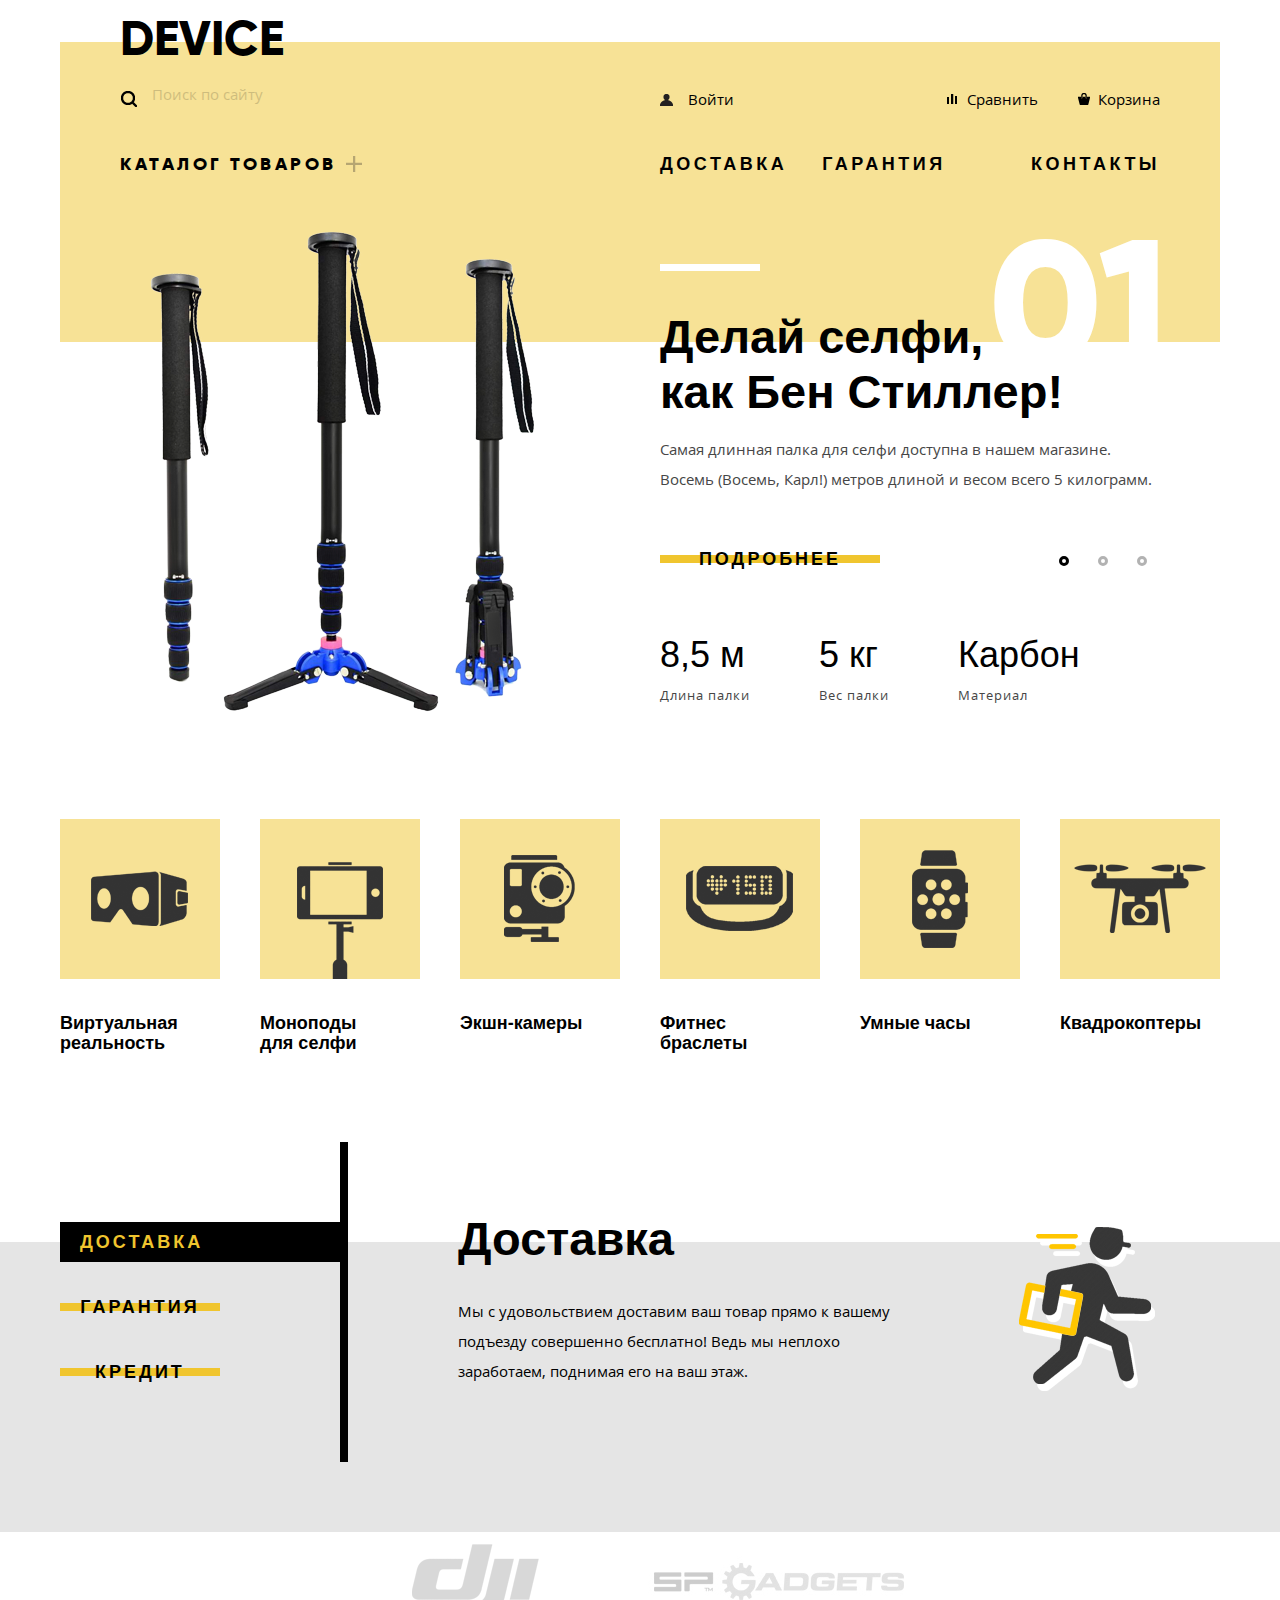
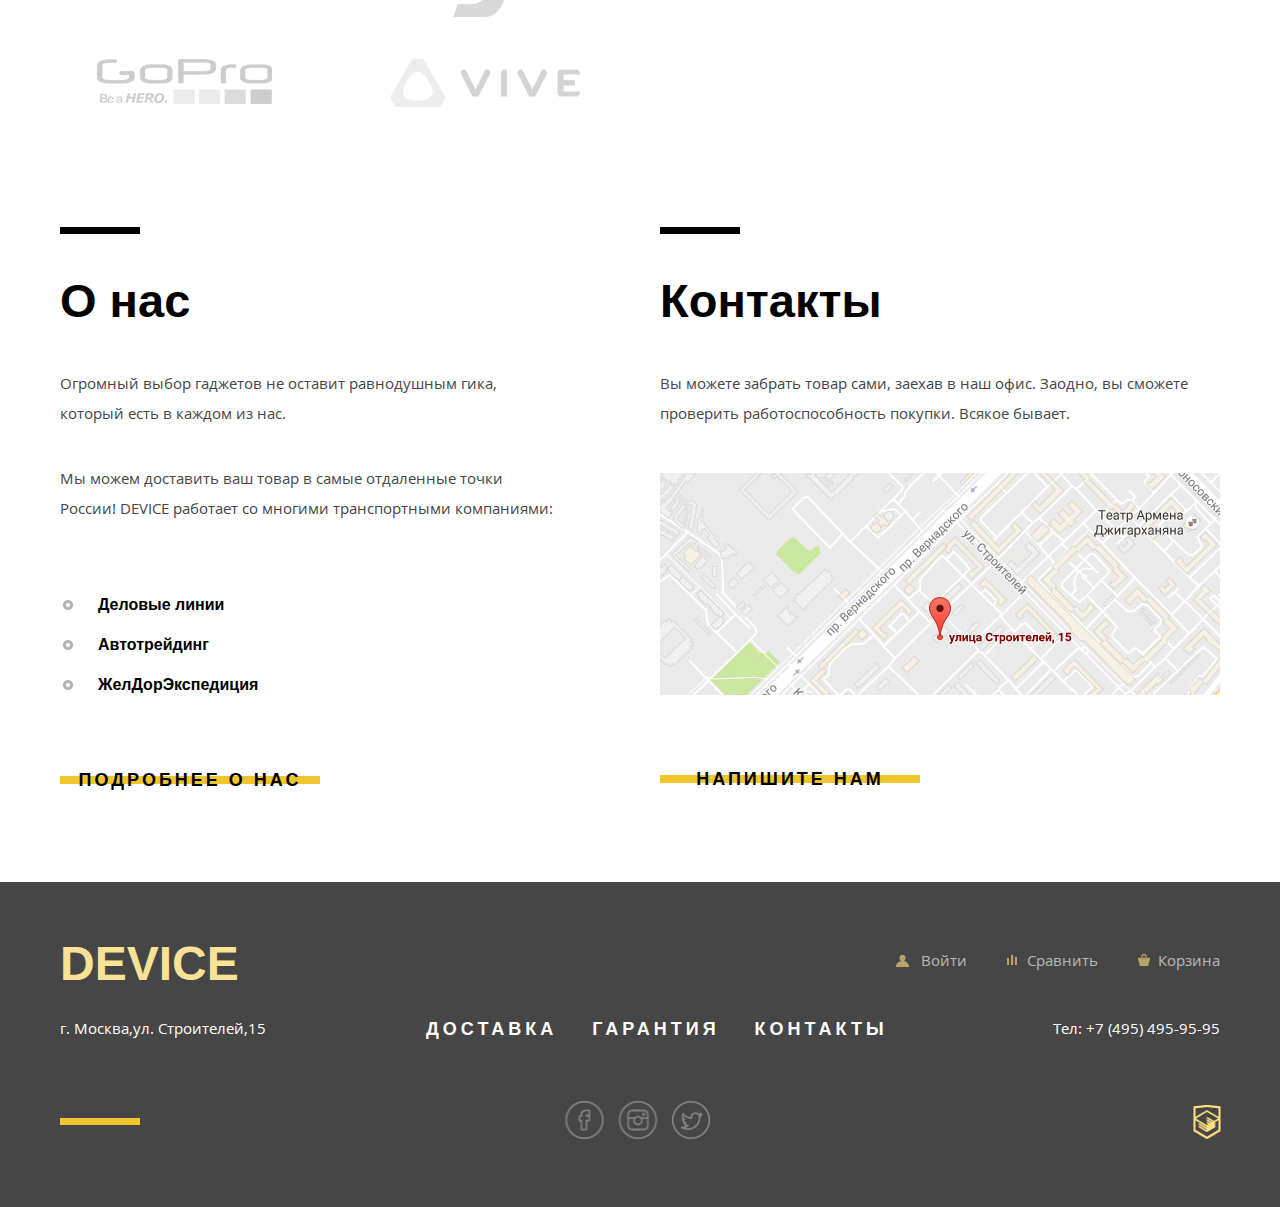
<file: index.html>
<!DOCTYPE html>
<html lang="ru">
	<head>
		<meta charset="utf-8">
		<title>HTML Academy: Девайс</title>
		<link href="css/normalize.css" rel="stylesheet">
		<link href="css/style.css" rel="stylesheet">
	</head>
	<body>
		<header class="main-header">
			<div class="container">
				<div class="yellow-bg">
					<div class="header-wrapper">
						<h1 class="logo"><a>Device</a></h1>
						<div class="user-block clearfix">
							<div class="search">
								<form name="search" class="search-form">
									<label for="search"><img src="img/icon-search.png" alt="Поиск"></label>
									<input id="search" class="search-field" type="search" placeholder="Поиск по сайту">
									<button class="search-btn" type="submit">Найти</button>
								</form>
							</div>
							<ul class="user-menu">
								<li class="login-li"><a class="login" href="#">Войти</a></li>
								<li class="cart-li"><a class="cart" href="#">Корзина</a></li>
								<li class="compare-li"><a class="compare" href="#">Сравнить</a></li>
							</ul>
						</div>
						<nav class="clearfix">
							<ul class="catalog-navigation">
								<li><a class="catalog" href="#">Каталог товаров</a></li>
								<li>
									<ul class="catalog-drop">
										<li>
											<ul class="column-1">
												<li><a href="#">Виртуальная реальность</a></li>
												<li><a href="catalog.html">Моноподы для селфи</a></li>
												<li><a href="#">Экшн-камеры</a></li>
											</ul>
										</li>
										<li>
											<ul class="column-2">
												<li><a href="#">Фитнес-браслеты</a></li>
												<li><a href="#">Умные часы</a></li>
											</ul>
										</li>
										<li>
											<ul class="column-3">
												<li><a href="#">Квадрокоптеры</a></li>
											</ul>
										</li>
									</ul>
								</li>
							</ul>
							<ul class="main-navigation">
								<li class="delivery-li">
									<a class="delivery" href="#">Доставка</a>
								</li>
								<li class="warranty-li">
									<a class="warranty" href="#">Гарантия</a>
								</li>
								<li class="contacts-li">
									<a class="contacts" href="#">Контакты</a>
								</li>
							</ul>
						</nav>
					</div>
				</div>
			</div>
		</header>
		<main class="container">
			<!--  СЛАЙДЕР  -->
			<div class="slider">
				<input type="radio" id="btn-1" name="toggle" checked>
				<input type="radio" id="btn-2" name="toggle">
				<input type="radio" id="btn-3" name="toggle">
				<div class="slides">
					<div class="slide slide1">
						<div class="slider-image">
							<img src="img/slider-1.png" alt="селфи-палка">
						</div>
						<div class="slide-text">
							<div class="elements">
								<div class="slide-line"></div>
								<div class="slide-number">01</div>
							</div>
							<div class="slide-title">Делай селфи,<br>как Бен Стиллер!</div>
							<p>Самая длинная палка для селфи доступна в нашем магазине. Восемь (Восемь, Карл!) 
								метров длиной и весом всего 5 килограмм.
							</p>
							<div class="slider-controls">
								<a class="btn slider-btn" href="#">Подробнее</a>
								<div class="toggles">
									<label for="btn-1" class="slide1-checked"></label>
									<label for="btn-2"></label>
									<label for="btn-3"></label>
								</div>
							</div>
							<div class="slide-features">
								<div class="slide-feature">
									<p>8,5 м</p>
									<p>Длина палки</p>
								</div>
								<div class="slide-feature">
									<p>5 кг</p>
									<p>Вес палки</p>
								</div>
								<div class="slide-feature">
									<p>Карбон</p>
									<p>Материал</p>
								</div>
							</div>
						</div>
					</div>
					<div class="slide slide2">
						<div class="slider-image">
							<img src="img/slider-2.png" alt="селфи-палка">
						</div>
						<div class="slide-text">
							<div class="elements">
								<div class="slide-line"></div>
								<div class="slide-number">02</div>
							</div>
							<div class="slide-title">Худеем<br>правильно!</div>
							<p>Мотивирующие фитнес-браслеты помогут найти в себе силы 
								не пропускать занятия и соблюдать диету.
							</p>
							<div class="slider-controls">
								<a class="btn slider-btn" href="#">Подробнее</a>
								<div class="toggles">
									<label for="btn-1"></label>
									<label for="btn-2" class="slide2-checked"></label>
									<label for="btn-3"></label>
								</div>
							</div>
							<div class="slide-features">
								<div class="slide-feature">
									<p>48 часов</p>
									<p>Без подзарядки</p>
								</div>
							</div>
						</div>
					</div>
					<div class="slide slide3">
						<div class="slider-image slider-image-3">
							<img src="img/slider-3.png" alt="селфи-палка">
						</div>
						<div class="slide-text">
							<div class="elements">
								<div class="slide-line"></div>
								<div class="slide-number">03</div>
							</div>
							<div class="slide-title">Порхает как бабочка,<br>жалит как пчела!</div>
							<p>Этот обычный, на первый взгляд, квадрокоптер оснащен 
								мощным лазером, замаскированным под стандартную камеру.
							</p>
							<div class="slider-controls">
								<a class="btn slider-btn" href="#">Подробнее</a>
								<div class="toggles">
									<label for="btn-1"></label>
									<label for="btn-2"></label>
									<label for="btn-3" class="slide3-checked"></label>
								</div>
							</div>
							<div class="slide-features">
								<div class="slide-feature">
									<p>800 м</p>
									<p>Дальность полета</p>
								</div>
								<div class="slide-feature">
									<p>40 м</p>
									<p>Радиус поражения</p>
								</div>
							</div>
						</div>
					</div>
				</div>
			</div>
			<div class="categories clearfix">
				<div class="categories-item">
					<a class="categories-item-icon" href="#"><img src="img/popular-1.png" alt="Виртуальная реальность"></a>
					<a href="#">Виртуальная<br>реальность</a>
				</div>
				<div class="categories-item">
					<a class="categories-item-icon" href="#"><img src="img/popular-2.png" alt="Моноподы для селфи" class="monopods"></a>
					<a href="#">Моноподы<br>для селфи</a>
				</div>
				<div class="categories-item">
					<a class="categories-item-icon" href="#"><img src="img/popular-3.png" alt="Экшн-камеры"></a>
					<a href="#">Экшн-камеры</a>
				</div>
				<div class="categories-item">
					<a class="categories-item-icon" href="#"><img src="img/popular-4.png" alt="Фитнес браслеты"></a>
					<a href="#">Фитнес<br>браслеты</a>
				</div>
				<div class="categories-item">
					<a class="categories-item-icon" href="#"><img src="img/popular-5.png" alt="Умные часы"></a>
					<a href="#">Умные часы</a>
				</div>
				<div class="categories-item">
					<a class="categories-item-icon" href="#"><img src="img/popular-6.png" alt="Квадрокоптеры"></a>
					<a href="#">Квадрокоптеры</a>
				</div>
			</div>
		</main>
		<div class="gray-bg">
			<div class="services container clearfix">
				<input type="radio" id="sbtn-1" name="stoggle" class="stoggle" checked>
				<input type="radio" id="sbtn-2" name="stoggle" class="stoggle">
				<input type="radio" id="sbtn-3" name="stoggle" class="stoggle">
				<div class="serv-wrapper">
					<div class="services-btn">
						<ul>
							<li><label for="sbtn-1" class="btn sbtn-1">Доставка</label></li>
							<li><label for="sbtn-2" class="btn sbtn-2">Гарантия</label></li>
							<li><label for="sbtn-3" class="btn sbtn-3">Кредит</label></li>
						</ul>
					</div>
					<div class="vertical-line"></div>
					<div class="services-slides">
						<div class="services-slide" id="services-slide-1">
							<div class="services-info">
								<div class="services-title">Доставка</div>
								<p>Мы с удовольствием доставим ваш товар прямо к вашему подъезду совершенно бесплатно! Ведь мы неплохо<br>заработаем, поднимая его на ваш этаж.</p>
							</div>
							<div class="services-image">
								<img src="img/delivery.png" alt="Доставка">
							</div>
						</div>
						<div class="services-slide" id="services-slide-2">
							<div class="services-info">
								<div class="services-title">Гарантия</div>
								<p>Если из-за возгарания купленного у нас товара у вас сгорит дом — не переживайте, мы выдадим вам новый. Товар, не дом, конечно же.</p>
							</div>
							<div class="services-image">
								<img src="img/warranty.png" alt="Гарантия">
							</div>
						</div>
						<div class="services-slide" id="services-slide-3">
							<div class="services-info">
								<div class="services-title">Кредит</div>
								<p>Залезть в долговую яму стало проще! Кредитные консультанты подберут для вас наиболее выгодные условия кредита. Выгодные для нашего банка, разумеется.</p>
							</div>
							<div class="services-image">
								<img src="img/credit.png" alt="credit">
							</div>
						</div>
					</div>
				</div>
			</div>
		</div>
		<div class="brands-block container clearfix">
			<img class="dji" src="img/brand-1.png" alt="DJI">
			<img class="sp" src="img/brand-2.png" alt="SP Gadgets">
			<img class="gopro" src="img/brand-3.png" alt="Go Pro">
			<img class="vive" src="img/brand-4.png" alt="VIVE">
		</div>
		<div class="index-content container clearfix">
			<div class="index-content-left">
				<div class="black-line"></div>
				<h3 class="index-content-title">О нас</h3>
				<p>Огромный выбор гаджетов не оставит равнодушным гика, который есть в каждом из нас.</p>
				<p>Мы можем доставить ваш товар в самые отдаленные точки России! DEVICE работает со многими транспортными компаниями:</p>
				<ul>
					<li>Деловые линии</li>
					<li>Автотрейдинг</li>
					<li>ЖелДорЭкспедиция</li>
				</ul>
				<div class="btn-container"><a class="btn" href="#">Подробнее о нас</a></div>
			</div>
			<div class="index-content-right">
				<div class="black-line"></div>
				<h3 class="index-content-title">Контакты</h3>
				<p>Вы можете забрать товар сами, заехав в наш офис. Заодно, вы сможете<br>проверить работоспособность покупки. Всякое бывает.</p>
				<a class="js-open-map" href="#"><img src="img/map.jpg" width="560" height="222" alt="Адрес на карте"></a>
				<div class="btn-container"><a class="btn write-us-btn" href="#">Напишите нам</a></div>
			</div>
		</div>
		<footer class="main-footer">
			<div class="container clearfix">
				<div class="footer-top clearfix">
					<h2 class="footer-logo"><a>Device</a></h2>
					<ul class="user-menu-footer">
						<li><a class="login-footer" href="#">Войти</a></li>
						<li><a class="compare-footer" href="#">Сравнить</a></li>
						<li><a class="cart-footer" href="#">Корзина</a></li>
					</ul>
				</div>
				<div class="footer-second clearfix">
					<span class="address">г. Москва,ул. Строителей,15</span>
					<ul class="footer-nav">
						<li><a href="#">Доставка</a></li>
						<li><a href="#">Гарантия</a></li>
						<li><a href="#">Контакты</a></li>
					</ul>
					<span class="footer-phone">Тел: +7 (495) 495-95-95</span>
				</div>
				<div class="footer-third clearfix">
					<div class="line-container">
						<div class="footer-line">
						</div>
					</div>
					<div class="footer-social">
						<a class="social-btn social-btn-fb" href="#">Фейсбук</a>
						<a class="social-btn social-btn-inst" href="#">Инстаграм</a>
						<a class="social-btn social-btn-twi" href="#">Твиттер</a>
					</div>
					<div class="footer-copyright">
						<a class="copyright icon-copyright" href="https://htmlacademy.ru"></a>
					</div>
				</div>
			</div>
		</footer>
		<div class="modal-content">
			<button class="modal-content-close" type="button" title="Закрыть">Закрыть</button>
			<div class="modal-content-inside">
				<form class="write-us-form" action="https://echo.htmlacademy.ru" method="post">
					<div class="write-us-name-wrapper">
						<label for="write-us-name">Ваше имя</label>
						<input id="write-us-name" class="write-us-name" type="text" placeholder="Представьтесь, пожалуйста">
					</div>
					<div class="write-us-email-wrapper">
						<label for="write-us-email">Ваш e-mail</label>
						<input id="write-us-email" class="write-us-email" type="text" placeholder="Для отправки ответа">
					</div>
					<div class="write-us-text-wrapper">
						<label for="write-us-text" class="label-text-area">Текст письма</label>
						<textarea id="write-us-text" class="write-us-text" placeholder="В свободной форме"></textarea>
					</div>
					<button type="submit" class="btn submit-btn">Отправить</button>
				</form>
			</div>
		</div>
		<div class="modal-content-map">
			<button class="modal-content-close" type="button" title="Закрыть">Закрыть</button>
			<iframe src="https://www.google.com/maps/embed?pb=!1m18!1m12!1m3!1d2249.1125488779976!2d37.52742931603996!3d55.68703098053581!2m3!1f0!2f0!3f0!3m2!1i1024!2i768!4f13.1!3m3!1m2!1s0x46b54cf65f5c8955%3A0x694710ccd55501e!2z0YPQuy4g0KHRgtGA0L7QuNGC0LXQu9C10LksIDE1LCDQnNC-0YHQutCy0LAsIDExOTMxMQ!5e0!3m2!1sru!2sru!4v1472743752335" width="960" height="560" style="border:0" allowfullscreen></iframe>
		</div>
		<script src="js/script.js"></script>
	</body>
</html>
</file>
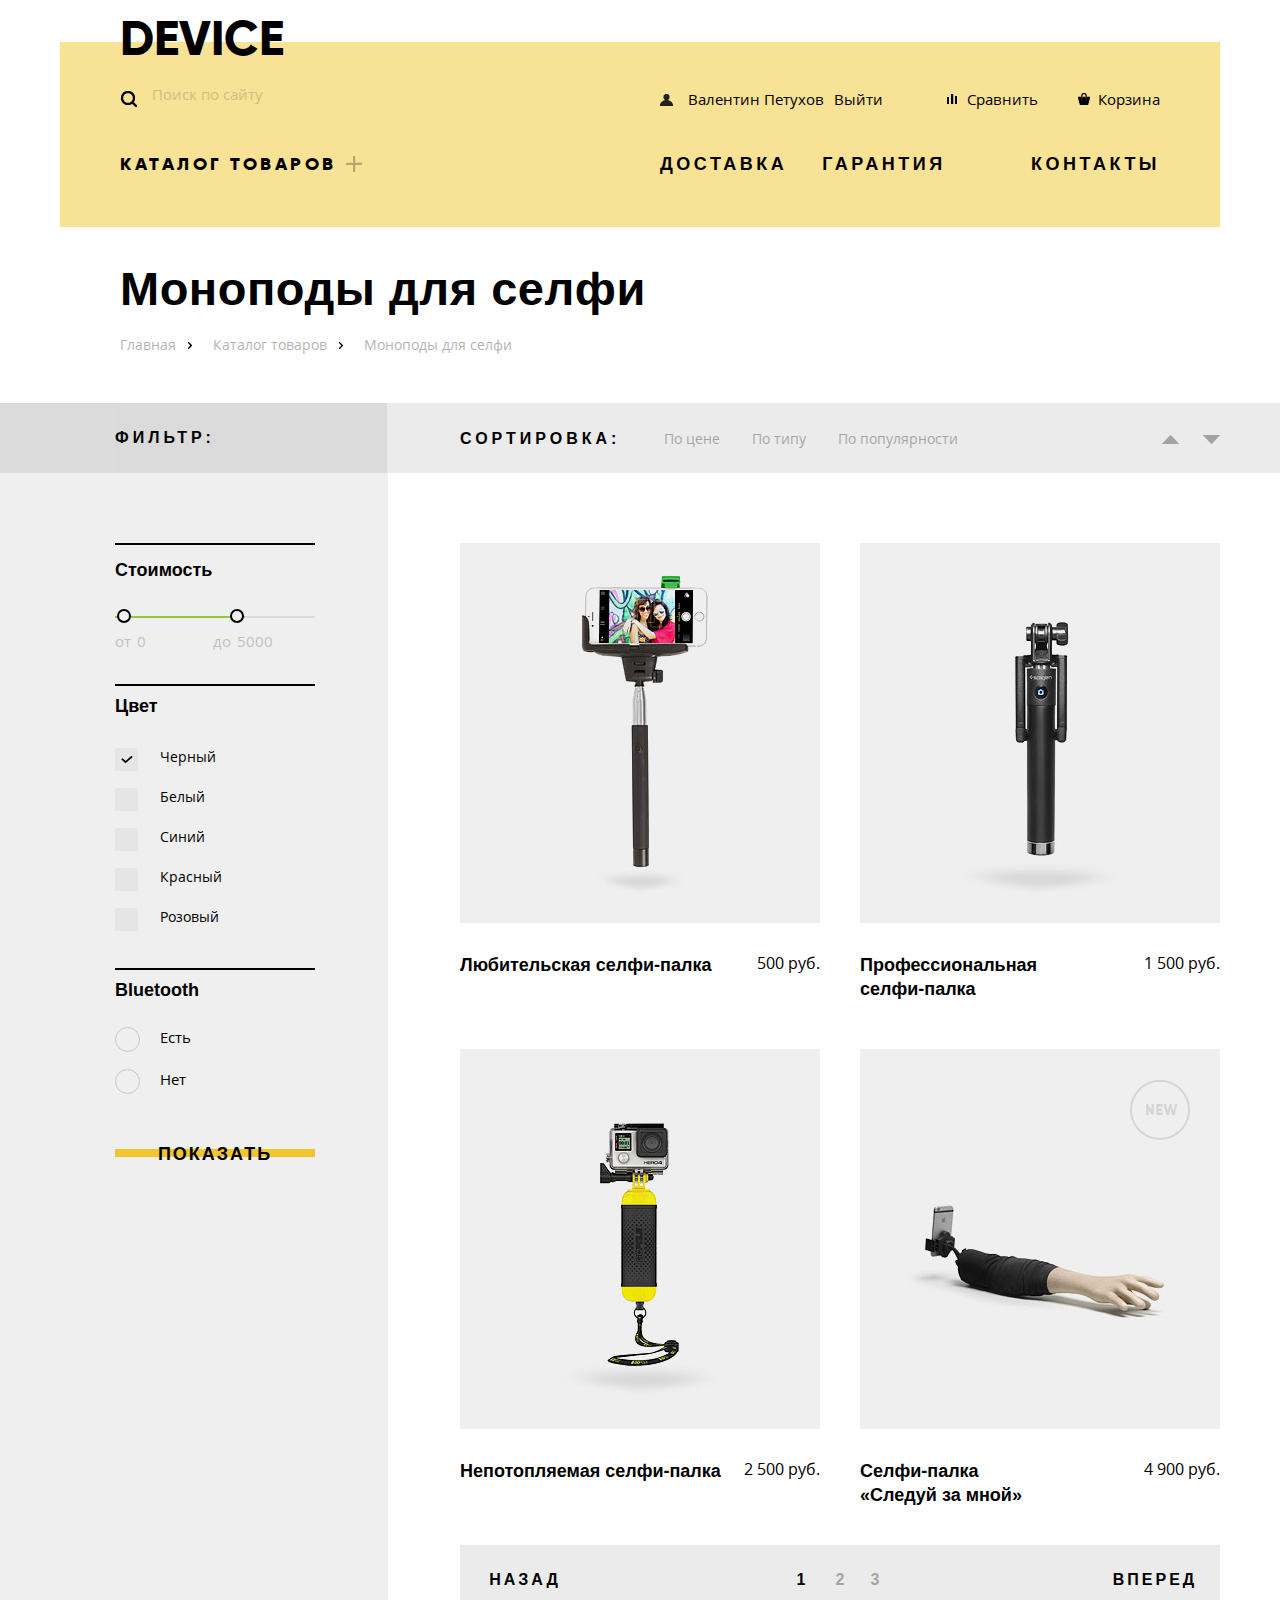
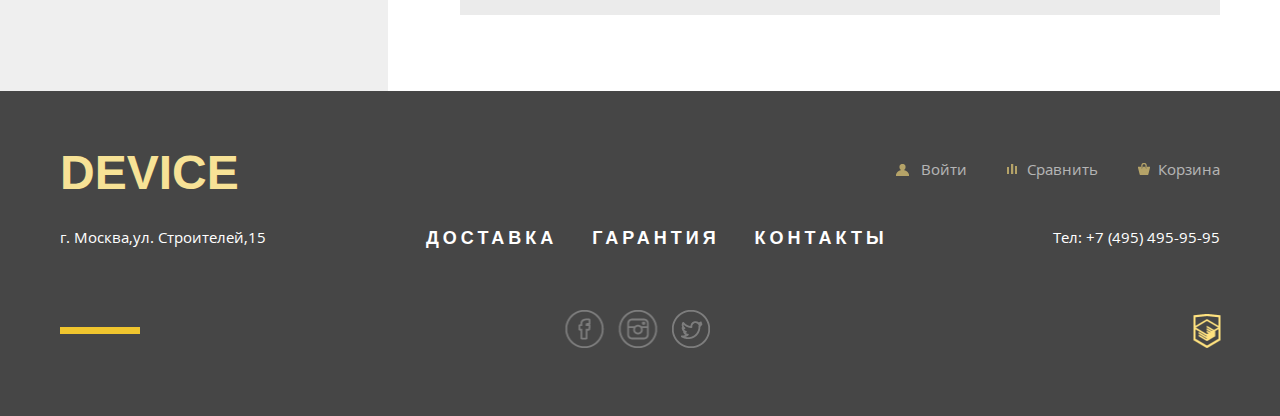
<file: catalog.html>
<!DOCTYPE html>
<html lang="ru">
	<head>
		<meta charset="utf-8">
		<title>HTML Academy: Девайс</title>
		<link href="css/normalize.css" rel="stylesheet">
		<link href="css/style.css" rel="stylesheet">
	</head>
	<body class="body-catalog">
		<header class="main-header">
			<div class="container">
				<div class="yellow-bg yellow-bg-catalog">
					<div class="header-wrapper">
						<h1 class="logo"><a href="index.html">Device</a></h1>
						<div class="user-block clearfix">
							<div class="search">
								<form name="search" class="search-form">
									<label for="search"><img src="img/icon-search.png" alt="Поиск"></label>
									<input id="search" class="search-field" type="search" placeholder="Поиск по сайту">
									<button class="search-btn" type="submit">Найти</button>
								</form>
							</div>
							<ul class="user-menu user-menu-catalog">
								<li class="login-li"><a class="login" href="#">Валентин Петухов</a></li>
								<li class="logout-li"><a class="logout" href="#">Выйти</a></li>
								<li class="cart-li"><a class="cart" href="#">Корзина</a></li>
								<li class="compare-li"><a class="compare" href="#">Сравнить</a></li>
							</ul>
						</div>
						<nav class="clearfix">
							<ul class="catalog-navigation">
								<li><a class="catalog" href="#">Каталог товаров</a></li>
								<li>
									<ul class="catalog-drop">
										<li>
											<ul class="column-1">
												<li><a href="#">Виртуальная реальность</a></li>
												<li><a href="#">Моноподы для селфи</a></li>
												<li><a href="#">Экшн-камеры</a></li>
											</ul>
										</li>
										<li>
											<ul class="column-2">
												<li><a href="#">Фитнес-браслеты</a></li>
												<li><a href="#">Умные часы</a></li>
											</ul>
										</li>
										<li>
											<ul class="column-3">
												<li><a href="#">Квадрокоптеры</a></li>
											</ul>
										</li>
									</ul>
								</li>
							</ul>
							<ul class="main-navigation">
								<li class="delivery-li">
									<a class="delivery" href="#">Доставка</a>
								</li>
								<li class="warranty-li">
									<a class="warranty" href="#">Гарантия</a>
								</li>
								<li class="contacts-li">
									<a class="contacts" href="#">Контакты</a>
								</li>
							</ul>
						</nav>
					</div>
				</div>
			</div>
		</header>
		<main class="catalog-main clearfix">
			<div class="container">
				<h2 class="category-title">Моноподы для селфи</h2>
				<ul class="path">
					<li><a href="#">Главная</a></li>
					<li><a href="#">Каталог товаров</a></li>
					<li><a href="#">Моноподы для селфи</a></li>
				</ul>
			</div>
			<div class="catalog-wrapper clearfix">
				<div class="filters-top-bg">
					<div class="filters-top container clearfix">
						<div class="filters-word">
							<span>Фильтр:</span>
						</div>
						<div class="search-results-top">
							<span>Сортировка:</span>
							<div class="sort-value">
								<a class="sort-btn" href="#">По цене</a>
								<a class="sort-btn" href="#">По типу</a>
								<a class="sort-btn" href="#">По популярности</a>
							</div>
							<div class="sort-buttons">
								<a class="sort-up" href="#"><img src="img/sort-up.png" width="17" height="9" alt="По возрастанию"></a>
								<a class="sort-down" href="#"><img src="img/sort-down.png" width="17" height="9" alt="По убыванию"></a>
							</div>
						</div>
					</div>
				</div>
				<div class="container container-bg">
					<div class="filters-bg clearfix">
						<div class="filters clearfix">
							<form name="filters" method="get">
								<fieldset>
									<legend class="price">Стоимость</legend>
									<div class="price-range">
										<div class="range-controls">
											<div class="scale">
												<div class="bar"></div>
											</div>
											<div class="toggle toggle-min"></div>
											<div class="toggle toggle-max"></div>
										</div>
										<div class="price-controls">
											<label>от <input type="text" name="min-price" value="0" readonly></label>
											<label>до <input type="text" name="max-price" value="5000" readonly></label>
										</div>
									</div>
								</fieldset>
								<fieldset class="catalog-color">
									<legend class="color">Цвет</legend>
									<section>
										<input type="checkbox" name="color-check-1" value="" id="check1" checked>
										<label for="check1">Черный</label>
									</section>
									<section>
										<input type="checkbox" name="color-check-2" value="" id="check2">
										<label for="check2">Белый</label>
									</section>
									<section>
										<input type="checkbox" name="color-check-3" value="" id="check3">
										<label for="check3">Синий</label>
									</section>
									<section>
										<input type="checkbox" name="color-check-4" value="" id="check4">
										<label for="check4">Красный</label>
									</section>
									<section>
										<input type="checkbox" name="color-check-5" value="" id="check5">
										<label for="check5">Розовый</label>
									</section>
								</fieldset>
								<fieldset class="bluetooth">
									<legend>Bluetooth</legend>
									<section>
										<input type="radio" name="bt-radio-1" value="" id="radio1">
										<label for="radio1">Есть</label>
									</section>
									<section>
										<input type="radio" name="bt-radio-1" value="" id="radio2">
										<label for="radio2">Нет</label>
									</section>
								</fieldset>
								<button class="btn submit-btn" type="submit" value="">Показать</button>
							</form>
						</div>
					</div>
					<div class="search-results">
						<article class="catalog-item">
							<div class="item-actions">
								<a href="#" class="item-btn btn">В корзину</a>
								<a href="#" class="to-compare">Добавить к сравнению</a>
							</div>
							<a href="#"><img src="img/item-1.jpg" width="360" height="380" alt="Любительская селфи-палка"></a>
							<div class="item-info clearfix">
								<p class="catalog-item-title">Любительская селфи-палка</p>
								<p class="catalog-item-price">500 руб.</p>
							</div>
						</article>
						<article class="catalog-item">
							<div class="item-actions">
								<a href="#" class="item-btn btn">В корзину</a>
								<a href="#" class="to-compare">Добавить к сравнению</a>
							</div>
							<a href="#"><img src="img/item-2.jpg" width="360" height="380" alt="Профессиональная селфи-палка"></a>
							<div class="item-info clearfix">
								<p class="catalog-item-title">Профессиональная<br>селфи-палка</p>
								<p class="catalog-item-price">1 500 руб.</p>
							</div>
						</article>
						<article class="catalog-item">
							<div class="item-actions">
								<a href="#" class="item-btn btn">В корзину</a>
								<a href="#" class="to-compare">Добавить к сравнению</a>
							</div>
							<a href="#"><img src="img/item-3.jpg" width="360" height="380" alt="Непотопляемая селфи-палка"></a>
							<div class="item-info clearfix">
								<p class="catalog-item-title">Непотопляемая селфи-палка</p>
								<p class="catalog-item-price">2 500 руб.</p>
							</div>
						</article>
						<article class="catalog-item new-item">
							<div class="item-actions">
								<a href="#" class="item-btn btn">В корзину</a>
								<a href="#" class="to-compare">Добавить к сравнению</a>
							</div>
							<a  href="#"><img src="img/item-4.jpg" width="360" height="380" alt="Селфи-палка Следуй за мной"></a>
							<div class="item-info clearfix">
								<p class="catalog-item-title">Селфи-палка<br>«Следуй за мной»</p>
								<p class="catalog-item-price">4 900 руб.</p>
							</div>
						</article>
						<div class="page-nav">
							<a class="page-nav-btn page-prev" href="#">Назад</a>
							<div class="page-number-wrapper">
								<a class="page-nav-btn page-number active" href="#">1</a>
								<a class="page-nav-btn page-number" href="#">2</a>
								<a class="page-nav-btn page-number" href="#">3</a>
							</div>
							<a class="page-nav-btn page-next" href="#">Вперед</a>
						</div>
					</div>
				</div>
			</div>
		</main>
		<footer class="main-footer main-footer-catalog">
			<div class="container clearfix">
				<div class="footer-top clearfix">
					<h2 class="footer-logo"><a href="index.html">Device</a></h2>
					<ul class="user-menu-footer">
						<li><a class="login-footer" href="#">Войти</a></li>
						<li><a class="compare-footer" href="#">Сравнить</a></li>
						<li><a class="cart-footer" href="#">Корзина</a></li>
					</ul>
				</div>
				<div class="footer-second clearfix">
					<span class="address">г. Москва,ул. Строителей,15</span>
					<ul class="footer-nav">
						<li><a href="#">Доставка</a></li>
						<li><a href="#">Гарантия</a></li>
						<li><a href="#">Контакты</a></li>
					</ul>
					<span class="footer-phone">Тел: +7 (495) 495-95-95</span>
				</div>
				<div class="footer-third clearfix">
					<div class="line-container">
						<div class="footer-line">
						</div>
					</div>
					<div class="footer-social">
						<a class="social-btn social-btn-fb" href="#">Фейсбук</a>
						<a class="social-btn social-btn-inst" href="#">Инстаграм</a>
						<a class="social-btn social-btn-twi" href="#">Твиттер</a>
					</div>
					<div class="footer-copyright">
						<a class="copyright icon-copyright" href="https://htmlacademy.ru"></a>
					</div>
				</div>
			</div>
		</footer>
	</body>
</html>
</file>
<file: css/style.css>
@font-face
{
	font-family: 'Open Sans';
	src: local("OpenSans"), url("../fonts/opensans.woff");
}
@font-face
{
	font-family: 'Open Sans light';
	src: local("Open Sans light"), url("../fonts/opensanslight.woff");
}
@font-face
{
	font-family: 'Gilroy Light';
	src: local("Gilroy Light"), url("../fonts/gilroylight.woff");
}
@font-face
{
	font-family: 'Gilroy ExtraBold';
	src: local("Gilroy ExtraBold"), url("../fonts/gilroyextrabold.woff");
}
.clearfix::after
{
	clear: both;
	content: "";
	display: table;
}
body
{
	color: #000;
	font-family: "Open Sans", "Arial", sans-serif;
	font-size: 15px;
	font-weight: normal;
	line-height: 24px;
	min-width: 1160px;
}
.sprite
{
	background-image: url(spritesheet.png);
	background-repeat: no-repeat;
	display: block;
}
.sprite-icon-cart
{
	background-position: -5px -5px;
	height: 12px;
	width: 12px;
}
.sprite-icon-cart-footer
{
	background-position: -5px -27px;
	height: 12px;
	width: 12px;
}
.sprite-icon-cart-footer-down
{
	background-position: -5px -49px;
	height: 12px;
	width: 12px;
}
.sprite-icon-cart-footer-hvr
{
	background-position: -5px -71px;
	height: 12px;
	width: 12px;
}
.sprite-icon-checkbox
{
	background-position: -5px -93px;
	height: 7px;
	width: 12px;
}
.sprite-icon-compare
{
	background-position: -5px -110px;
	height: 10px;
	width: 10px;
}
.sprite-icon-compare-footer
{
	background-position: -5px -130px;
	height: 10px;
	width: 10px;
}
.sprite-icon-compare-footer-down
{
	background-position: -5px -150px;
	height: 10px;
	width: 10px;
}
.sprite-icon-compare-footer-hvr
{
	background-position: -5px -170px;
	height: 10px;
	width: 10px;
}
.sprite-icon-facebook
{
	background-position: -5px -190px;
	height: 38px;
	width: 39px;
}
.sprite-icon-facebook-down
{
	background-position: -5px -238px;
	height: 38px;
	width: 39px;
}
.sprite-icon-facebook-hvr
{
	background-position: -5px -286px;
	height: 38px;
	width: 39px;
}
.sprite-icon-htmlacademy
{
	background-position: -5px -334px;
	height: 34px;
	width: 27px;
}
.sprite-icon-htmlacademy-down
{
	background-position: -5px -378px;
	height: 34px;
	width: 27px;
}
.sprite-icon-htmlacademy-hvr
{
	background-position: -5px -422px;
	height: 34px;
	width: 27px;
}
.sprite-icon-inst
{
	background-position: -5px -466px;
	height: 38px;
	width: 39px;
}
.sprite-icon-inst-down
{
	background-position: -5px -514px;
	height: 38px;
	width: 39px;
}
.sprite-icon-inst-hvr
{
	background-position: -5px -562px;
	height: 38px;
	width: 39px;
}
.sprite-icon-radiocheck
{
	background-position: -5px -610px;
	height: 9px;
	width: 9px;
}
.sprite-icon-search
{
	background-position: -5px -629px;
	height: 16px;
	width: 16px;
}
.sprite-icon-twitter
{
	background-position: -5px -655px;
	height: 38px;
	width: 38px;
}
.sprite-icon-twitter-down
{
	background-position: -5px -703px;
	height: 38px;
	width: 38px;
}
.sprite-icon-twitter-hvr
{
	background-position: -5px -751px;
	height: 38px;
	width: 38px;
}
.sprite-icon-user
{
	background-position: -5px -799px;
	height: 12px;
	width: 13px;
}
.sprite-icon-user-footer
{
	background-position: -5px -821px;
	height: 12px;
	width: 13px;
}
.sprite-icon-user-footer-down
{
	background-position: -5px -843px;
	height: 12px;
	width: 13px;
}
.sprite-icon-user-footer-hvr
{
	background-position: -5px -865px;
	height: 12px;
	width: 13px;
}
.logo
{
	font-family: "Gilroy ExtraBold", "Arial", sans-serif;
	font-size: 48px;
	font-weight: 900;
	margin-bottom: 30px;
	margin-top: 42px;
	text-align: left;
	text-transform: uppercase;
}
.logo a
{
	color: inherit;
	font: inherit;
	text-decoration: inherit;
}
.logo a:hover
{
	color: #464646;
}
.logo a:active
{
	color: #666666;
}
h2,
h3
{
	font-family: "Gilroy", "Arial", sans-serif;
	font-size: 47px;
	font-weight: bolder;
}
.user-block
{
	margin-bottom: 35px;
}
.search
{
	float: left;
	position: relative;
	width: 500px;
}
.search-form > label
{
	cursor: pointer;
	left: 1px;
	position: relative;
	top: 5px;
	vertical-align: middle;
}
.search-field
{
	background-color: transparent;
	border: none;
	margin-left: 10px;
	opacity: 0.3;
	width: 440px;
}
.search-field:focus
{
	background-color: transparent;
	border-bottom: 2px solid #000000;
	opacity: 1;
	outline: none;
	padding-bottom: 5px;
	width: 355px;
}
.search-btn
{
	background-color: transparent;
	border: 2px solid #000000;
	color: #000000;
	cursor: pointer;
	display: none;
	height: 50px;
	left: 355px;
	outline: none;
	position: absolute;
	top: -18px;
	width: 85px;
}
.search-btn:hover
{
	background-color: #000000;
	color: #ffffff;
	cursor: pointer;
}
.search-btn:active
{
	color: #747474;
}
.search-field:focus ~ .search-btn
{
	display: inline;
}
.user-menu
{
	float: right;
	font-size: 0;
	list-style: none;
	margin: 0;
	padding: 0;
	text-decoration: none;
	width: 500px;
}
.user-menu li
{
	display: inline-block;
	float: left;
	font-size: 15px;
	line-height: 36px;
	vertical-align: top;
}
.user-menu li:hover
{
	opacity: 0.6;
}
.user-menu li:active
{
	opacity: 0.3;
}
.user-menu .login-li
{
	display: block;
	float: left;
	padding-left: 20px;
}
.user-menu .compare-li
{
	display: block;
	float: right;
	margin-right: 60px;
}
.user-menu .cart-li
{
	display: block;
	float: right;
	padding-right: 0;
}
.user-menu li::after
{
	padding-right: 20px;
}
.user-menu a
{
	color: #000000;
	text-decoration: none;
}
.cart
{
	padding-right: 0;
	position: relative;
}
.cart::before
{
	background: transparent url("../img/sprite.png") no-repeat;
	background-position: -5px -5px;
	content: "";
	height: 12px;
	left: -20px;
	margin-top: -6px;
	position: absolute;
	top: 50%;
	width: 12px;
}
.compare
{
	margin-left: 0px;
	position: relative;
}
.compare::before
{
	background: transparent url("../img/sprite.png");
	background-position: -5px -110px;
	content: "";
	height: 10px;
	left: -20px;
	position: absolute;
	top: 25%;
	width: 10px;
}
.login
{
	padding-left: 8px;
	position: relative;
}
.login::before
{
	background: transparent url("../img/sprite.png");
	background-position: -5px -799px;
	content: "";
	height: 12px;
	left: -20px;
	position: absolute;
	top: 25%;
	width: 13px;
}
.logout
{
	margin-left: 10px;
}
nav
{
	min-height: 20px;
	width: 1040px;
}
.catalog-navigation
{
	list-style: none;
	padding-left: 0;
	position: relative;
}
.catalog-drop
{
	background-color: #f7e296;
	border-top: 30px solid transparent;
	height: 140px;
	left: -60px;
	list-style: none;
	opacity: 1;
	padding-left: 60px;
	position: absolute;
	top: -9999em;
	width: 1100px;
	z-index: 2001;
}
.catalog-navigation:hover .catalog-drop
{
	opacity: 1;
	top: 20px;
}
.catalog-drop a
{
	color: #000000;
	font-family: "Open Sans Light", "Open Sans", "Arial", sans-serif;
	font-size: 15px;
	line-height: 36px;
	text-decoration: none;
}
.catalog-drop a:hover
{
	opacity: 0.6;
}
.catalog-drop a:active
{
	opacity: 0.3;
}
.catalog-drop .column-1,
.catalog-drop .column-2,
.catalog-drop .column-3
{
	float: left;
	list-style: none;
	margin-right: 50px;
	padding-left: 0;
}
.main-navigation
{
	display: block;
	float: right;
	font-size: 0;
	list-style: none;
	margin: 0;
	padding: 0;
	text-align: left;
	text-align: right;
	text-decoration: none;
	width: 500px;
}
.main-navigation li
{
	display: inline-block;
	font-family: "Gilroy", "Arial", sans-serif;
	font-size: 18px;
	font-weight: bold;
	text-transform: uppercase;
	vertical-align: top;
}
.main-navigation a
{
	color: #000000;
	letter-spacing: 3.5px;
	text-decoration: none;
}
.main-navigation a:hover
{
	opacity: 0.6;
}
.main-navigation a:active
{
	opacity: 0.3;
}
.main-navigation li:first-child
{
	margin-left: 0;
}
.catalog
{
	color: #000000;
	display: inline-block;
	float: left;
	font-family: "Gilroy ExtraBold", "Arial", sans-serif;
	font-size: 18px;
	letter-spacing: 3.5px;
	position: relative;
	text-decoration: none;
	text-transform: uppercase;
	vertical-align: top;
}
.catalog::after
{
	background: transparent url(../img/icon-plus.png);
	content: "";
	height: 16px;
	opacity: 0.3;
	position: absolute;
	right: -25px;
	top: 15%;
	width: 16px;
}
.catalog:hover
{
	opacity: 0.6;
}
.catalog:active
{
	opacity: 0.3;
}
.catalog:hover::after
{
	opacity: 0.6;
}
.delivery-li
{
	float: left;
	margin-right: 35px;
}
.warranty-li
{
	float: left;
}
.contacts-li
{
	float: right;
	letter-spacing: 5px;
}
.container
{
	margin: 0 auto;
	width: 1160px;
	z-index: 1;
}
.yellow-bg
{
	background-color: #f7e296;
	background-size: cover;
	height: 300px;
	margin-top: 40px;
	z-index: -10;
}
.yellow-bg-catalog
{
	height: 185px;
	z-index: -5;
}
.header-wrapper
{
	padding-left: 60px;
	padding-right: 60px;
	position: relative;
	top: -15px;
}
.btn
{
	color: #000000;
	display: inline-block;
	font-family: "Gilroy", "Arial", sans-serif;
	font-size: 18px;
	font-weight: bold;
	height: 40px;
	letter-spacing: 3px;
	line-height: 40px;
	position: relative;
	text-align: center;
	text-decoration: none;
	text-transform: uppercase;
	width: 220px;
}
.btn::before
{
	background-color: #f0c52e;
	bottom: 16px;
	content: "";
	left: 0;
	position: absolute;
	right: 0;
	top: 16px;
	transition-duration: 0.25s;
	transition-property: top bottom;
	webkit-transition-duration: 0.25s;
	webkit-transition-property: top bottom;
	z-index: -1;
}
.btn:hover::before
{
	bottom: 0;
	top: 0;
}
.btn:active
{
	color: #686868;
}
.btn-container
{
	height: 40px;
}
.index-content .btn
{
	width: 260px;
}
.slider
{
	bottom: 0;
	margin: 0 auto;
	margin-bottom: -15px;
	position: relative;
	top: -39px;
	width: 1040px;
}
.elements
{
	font-size: 0;
	position: relative;
}
.slide-line
{
	background-color: #ffffff;
	display: inline-block;
	height: 7px;
	left: 0;
	position: absolute;
	top: -45px;
	width: 100px;
}
.slide-number
{
	color: #ffffff;
	display: inline-block;
	font-family: "Gilroy ExtraBold", "Arial", sans-serif;
	font-size: 179.2px;
	letter-spacing: 0;
	line-height: 179.2px;
	position: absolute;
	right: -10px;
	text-align: right;
	top: -95px;
	z-index: -1;
}
.slide
{
	background-position: 0 0;
	background-repeat: no-repeat;
	min-height: 485px;
	z-index: 2000;
}
.slider-image
{
	display: inline-block;
	left: 30px;
	position: relative;
	top: -75px;
	vertical-align: top;
}
.slider-image-3
{
	left: 1px;
	top: -25px;
}
.slide-text
{
	float: right;
	position: relative;
	top: 6px;
	width: 500px;
	z-index: 10;
}
.slide-title
{
	display: block;
	font-family: "Gilroy", "Arial", sans-serif;
	font-size: 47px;
	font-weight: bold;
	line-height: 55px;
	z-index: 2;
}
.slide-text p
{
	color: #464646;
	font-family: "Open Sans", "Arial", sans-serif;
	font-size: 15px;
	line-height: 30px;
}
.slider input[type="radio"]
{
	display: none;
}
.slider-controls
{
	margin-top: 45px;
	position: relative;
	text-align: center;
	width: 500px;
}
.slider-controls a
{
	float: left;
	letter-spacing: 3px;
	width: 220px;
}
.toggles
{
	position: absolute;
	right: 0;
	top: 17px;
}
.toggles label
{
	border: 3px solid #000000;
	border-radius: 50%;
	cursor: pointer;
	display: inline-block;
	height: 4px;
	margin-left: 12px;
	margin-right: 13px;
	opacity: 0.3;
	vertical-align: top;
	width: 4px;
}
.toggles label:hover
{
	opacity: 0.6;
}
.toggles label:active
{
	opacity: 1;
}
.slider-controls .slide1-checked
{
	opacity: 1;
}
.slider-controls .slide2-checked
{
	opacity: 1;
}
.slider-controls .slide3-checked
{
	opacity: 1;
}
.slider-controls
{
	height: 40px;
	position: relative;
	right: 0;
	top: 40%;
	width: 500px;
}
.slider-controls a
{
	left: 0;
	position: absolute;
}
.slide-feature
{
	display: inline-block;
	margin-right: 65px;
	margin-top: 25px;
	vertical-align: top;
}
.slide-feature p:nth-child(1)
{
	color: #000000;
	font-family: "Gilroy", "Arial", sans-serif;
	font-size: 36px;
	margin-bottom: 15px;
}
.slide-feature p:nth-child(2)
{
	color: #464646;
	font-family: "Open Sans", "Arial", sans-serif;
	font-size: 13px;
	letter-spacing: 1px;
	line-height: 20px;
}
.slide
{
	display: none;
}
#btn-1:checked ~ .slides .slide:nth-child(1)
{
	display: block;
}
#btn-2:checked ~ .slides .slide:nth-child(2)
{
	display: block;
}
#btn-3:checked ~ .slides .slide:nth-child(3)
{
	display: block;
}
.categories
{
}
.categories-item
{
	background-color: #f7e296;
	display: block;
	float: left;
	height: 160px;
	margin-right: 40px;
	width: 160px;
}
.categories-item:hover
{
	background-color: #f0c52e;
}
.categories-item img:active
{
	opacity: 0.3;
}
.categories-item:last-child
{
	margin-right: 0;
}
.categories-item
{
	margin-bottom: 173px;
}
.categories-item a
{
	color: #000000;
	display: block;
	float: left;
	font-family: "Gilroy", "Arial", sans-serif;
	font-size: 18px;
	font-weight: bold;
	line-height: 20px;
	margin-bottom: 30px;
	text-decoration: none;
}
.categories-item-icon
{
	margin-bottom: 60px;
}
.monopods
{
	position: relative;
	top: 22px;
}
.gray-bg
{
	background-color: #e5e5e5;
	margin-top: 90px;
	max-height: 290px;
	z-index: -2;
}
.serv-wrapper
{
	position: relative;
	top: -100px;
	z-index: 0;
}
.services
{
	margin-bottom: 90px;
}
.services-btn
{
	float: left;
	margin-top: 80px;
	width: 280px;
	z-index: 10;
}
.services-btn .btn:active::before
{
	background-color: #000000;
	color: #f0c52e;
	transition-duration: 0.25s;
	transition-property: top bottom;
	webkit-transition-duration: 0.25s;
	webkit-transition-property: top bottom;
	width: 280px;
}
.vertical-line
{
	background-color: #000000;
	display: inline-block;
	float: left;
	height: 320px;
	width: 8px;
}
.services-info
{
	float: left;
	margin-left: 110px;
	margin-top: 80px;
	max-width: 500px;
	padding-top: 0;
}
.services-title
{
	font-family: "Gilroy", "Arial", sans-serif;
	font-size: 47px;
	font-weight: bold;
	margin-bottom: 45px;
	margin-top: 5px;
}
.services-info p
{
	font-family: "Open Sans", "Arial", sans-serif;
	font-size: 15px;
	font-weight: lighter;
	line-height: 30px;
}
.services-image
{
	float: right;
	margin-right: 65px;
	margin-top: 85px;
}
.service-btn .btn
{
	background-color: #f0c52e;
}
.sbtn-1,
.sbtn-2,
.sbtn-3
{
	width: 160px;
}
.serv-btn:hover::before
{
	background-color: #000000;
	color: #f0c52e;
	transition-duration: 0.25s;
	transition-property: top bottom;
	webkit-transition-duration: 0.25s;
	webkit-transition-property: top bottom;
	width: 280px;
}
#sbtn-1:checked ~ .serv-wrapper .sbtn-1
{
	background-color: #000;
	box-sizing: border-box;
	color: #f0c52e;
	padding-left: 20px;
	text-align: left;
	width: 280px;
}
#sbtn-2:checked ~ .serv-wrapper .sbtn-2
{
	background-color: #000;
	box-sizing: border-box;
	color: #f0c52e;
	padding-left: 25px;
	text-align: left;
	width: 280px;
}
#sbtn-3:checked ~ .serv-wrapper .sbtn-3
{
	background-color: #000;
	box-sizing: border-box;
	color: #f0c52e;
	padding-left: 38px;
	text-align: left;
	width: 280px;
}
.services-btn ul
{
	list-style: none;
	margin: 0;
	padding: 0;
}
.services-btn li
{
	margin-bottom: 25px;
}
.services-btn a
{
	z-index: 0;
}
.services-btn a:hover
{
	color: #f0c52e;
}
.services-slide
{
	display: none;
}
#sbtn-1:checked ~ .serv-wrapper .services-slide:nth-child(1)
{
	display: block;
}
#sbtn-2:checked ~ .serv-wrapper .services-slide:nth-child(2)
{
	display: block;
}
#sbtn-3:checked ~ .serv-wrapper .services-slide:nth-child(3)
{
	display: block;
}
.brands-block
{
	margin-bottom: 110px;
	margin-left: auto;
	margin-right: auto;
}
.brands-block img
{
	display: block;
	float: left;
	margin-right: 40px;
}
.brands-block img:last-child
{
	margin-right: 0;
}
.dji:hover
{
	background: url("../img/brand-1-hvr.png");
}
.sp:hover
{
	background: url("../img/brand-2-hvr.png");
}
.gopro:hover
{
	background: url("../img/brand-3-hvr.png");
}
.vive:hover
{
	background: url("../img/brand-4-hvr.png");
}
.index-content
{
	height: 560px;
}
.black-line
{
	background-color: #000000;
	height: 7px;
	left: 0;
	position: absolute;
	top: -15px;
	width: 80px;
}
.index-content h3
{
	margin-bottom: 55px;
}
.index-content p
{
	color: #464646;
	font: inherit;
	line-height: 30px;
}
.index-content-left ul
{
	font-family: "Gilroy", "Arial", sans-serif;
	font-size: 16px;
	font-weight: bold;
	line-height: 40px;
	list-style-image: url("../img/icon-ul.png");
	margin-bottom: 55px;
	margin-top: 62px;
	padding-left: 20px;
}
.index-content-left li
{
	padding-left: 18px;
}
.index-content-left
{
	float: left;
	margin-right: 100px;
	position: relative;
	width: 500px;
}
.index-content-left > p
{
	margin-bottom: 35px;
}
.index-content-right
{
	float: right;
	position: relative;
	width: 560px;
}
.index-content-right > p
{
	margin-bottom: 45px;
}
.index-content-right img
{
	margin-bottom: 0;
}
.index-content .btn-container
{
	margin-top: 50px;
	width: 260px;
}
.index-content a
{
	letter-spacing: 3px;
	line-height: 40px;
}
.index-content .btn
{
	width: 260px;
}
.main-footer
{
	background-color: #464646;
	height: 325px;
	margin-top: 80px;
}
.main-footer-catalog
{
	margin-top: 0;
}
.footer-top
{
	margin-bottom: 0;
	padding-top: 60px;
}
.footer-logo
{
	float: left;
	font-size: 48px;
	margin-top: 10px;
	width: 160px;
}
.footer-logo a
{
	color: #f7e296;
	font-family: "Gilroy", "Arial", sans-serif;
	font-size: 48px;
	font-weight: bolder;
	text-decoration: none;
	text-transform: uppercase;
}
.footer-logo a:hover
{
	color: #f0c52e;
}
.footer-logo a:active
{
	opacity: 0.3;
}
.user-menu-footer
{
	float: right;
	font-size: 0;
	list-style: none;
	margin: 0;
	max-width: 700px;
	padding: 0;
}
.user-menu-footer li
{
	display: inline-block;
	font-size: 15px;
	line-height: 36px;
	vertical-align: top;
}
.user-menu-footer a
{
	color: #ffffff;
	opacity: 0.6;
	text-decoration: none;
}
.user-menu-footer a:hover
{
	opacity: 1;
}
.user-menu-footer a:active
{
	opacity: 0.3;
}
.cart-footer
{
	margin-left: 60px;
	position: relative;
}
.cart-footer::before
{
	background: transparent url("../img/sprite.png") no-repeat;
	background-position: -5px -27px;
	content: "";
	height: 12px;
	left: -20px;
	margin-top: -6px;
	position: absolute;
	top: 50%;
	width: 12px;
}
.compare-footer
{
	margin-left: 60px;
	position: relative;
}
.compare-footer::before
{
	background: transparent url("../img/sprite.png");
	background-position: -5px -130px;
	content: "";
	height: 10px;
	left: -20px;
	position: absolute;
	top: 25%;
	width: 10px;
}
.login-footer
{
	position: relative;
}
.login-footer::before
{
	background: transparent url("../img/sprite.png");
	background-position: -5px -821px;
	content: "";
	height: 12px;
	left: -25px;
	position: absolute;
	top: 25%;
	width: 13px;
}
.address
{
	color: #ffffff;
	display: block;
	float: left;
	margin-right: 160px;
}
.footer-nav
{
	font-size: 0;
	list-style: none;
	margin: 0;
	padding: 0;
	text-decoration: none;
}
.footer-nav li
{
	float: left;
	font-size: 18px;
	letter-spacing: 3px;
	margin-right: 35px;
}
.footer-nav li:last-child
{
	margin-right: 0;
}
.footer-nav a
{
	color: #ffffff;
	font-family: "Gilroy", "Arial", sans-serif;
	font-weight: bold;
	letter-spacing: 4px;
	text-decoration: none;
	text-transform: uppercase;
}
.footer-nav a:hover
{
	opacity: 0.6;
}
.footer-nav a:active
{
	opacity: 0.3;
}
.footer-phone
{
	color: #ffffff;
	float: right;
}
.footer-second
{
	margin-bottom: 50px;
}
.footer-social
{
	float: left;
	padding-left: 25px;
}
.social-btn
{
	display: inline-block;
	font-size: 0;
	height: 38px;
	margin-right: 10px;
	margin-top: 10px;
	position: relative;
	text-align: center;
	text-decoration: none;
	vertical-align: bottom;
	width: 39px;
}
.social-btn::before
{
	background: url("../img/sprite.png");
	content: "";
	left: 50%;
	position: absolute;
	top: 50%;
	transform: translate(-50%, -50%);
	webkit-transform: translate(-50%, -50%);
}
.social-btn-fb::before
{
	background-position: -5px -190px;
	height: 38px;
	width: 39px;
}
.social-btn-fb:hover::before
{
	background-position: -5px -286px;
	height: 38px;
	width: 39px;
}
.social-btn-fb:active::before
{
	background-position: -5px -286px;
	height: 38px;
	opacity: 0.1;
	width: 39px;
}
.social-btn-inst::before
{
	background-position: -5px -466px;
	height: 38px;
	width: 39px;
}
.social-btn-inst:hover::before
{
	background-position: -5px -562px;
	height: 38px;
	width: 39px;
}
.social-btn-inst:active::before
{
	background-position: -5px -562px;
	height: 38px;
	opacity: 0.1;
	width: 39px;
}
.social-btn-twi::before
{
	background-position: -5px -655px;
	height: 38px;
	width: 38px;
}
.social-btn-twi:hover::before
{
	background-position: -5px -751px;
	height: 38px;
	width: 38px;
}
.social-btn-twi:active::before
{
	background-position: -5px -751px;
	height: 38px;
	opacity: 0.1;
	width: 38px;
}
.footer-copyright
{
	float: right;
	margin-top: 10px;
}
.copyright
{
    padding-top: 9px;
	display: inline-block;
	font-size: 0;
	height: 34px;
	position: relative;
	text-align: center;
	text-decoration: none;
	vertical-align: bottom;
	width: 27px;
}
.copyright::before
{
	background: url("../img/sprite.png");
	content: "";
	left: 50%;
	position: absolute;
	top: 50%;
	transform: translate(-50%, -50%);
	webkit-transform: translate(-50%, -50%);
}
.icon-copyright::before
{
	background-position: -5px -334px;
	height: 34px;
	width: 27px;
}
.icon-copyright:hover::before
{
	background-position: -5px -422px;
	height: 34px;
	width: 27px;
}
.icon-copyright:active::before
{
	background-position: -5px -422px;
	height: 34px;
	opacity: 0.3;
	width: 27px;
}
.footer-third
{
	margin-bottom: 60px;
	margin-top: 35px;
	position: relative;
}
.footer-line
{
	background: #f0c52e;
	float: left;
	height: 7px;
	margin-right: 400px;
	margin-top: 27px;
	width: 80px;
}
.line-container
{
	float: left;
	height: 34px;
	position: relative;
}
.main-header
{
}
.catalog-main .container
{
	width: 1040px;
}
.category-title
{
	letter-spacing: 0.5px;
	line-height: 53px;
	margin-bottom: 12px;
	margin-top: 35px;
}
.path
{
	display: block;
	list-style: none;
	margin-bottom: 40px;
	margin-top: 0;
	padding-left: 0;
}
.path li
{
	display: inline-block;
	position: relative;
}
.path li::after
{
	background: url("../img/icon-path.png") no-repeat;
	content: "";
	height: 7px;
	position: absolute;
	right: 17px;
	top: 15px;
	width: 4px;
}
.path li:last-child::after
{
	background: none;
}
.path a
{
	color: #000000;
	font-size: 14px;
	line-height: 36px;
	margin-right: 33px;
	opacity: 0.3;
	text-decoration: none;
}
.path a:hover
{
	opacity: 0.6;
}
.path a:active
{
	opacity: 0.1;
}
.filters-top-bg
{
	background-color: rgba(0, 0, 0, 0.08);
}
.catalog-wrapper
{
	background: linear-gradient(to left, #ffffff 70%, #efefef 30%);
	background: -webkit-linear-gradient(right, #ffffff 70%, #efefef 30%);
	z-index: -10;
}
.catalog-wrapper .container
{
	width: 1160px;
}
.filters
{
	background-color: #efefef;
	margin-left: 55px;
	padding-top: 5px;
}
.container-bg
{
	display: table;
}
.filters-bg
{
	background-color: #efefef;
	display: table-cell;
	padding-right: 64px;
	vertical-align: top;
}
.filters-word
{
	background-color: #dbdbdb;
	float: left;
	height: 70px;
	margin-left: 55px;
	padding-right: 72px;
	width: 200px;
}
.filters-word span
{
	font-family: "Gilroy", "Arial", sans-serif;
	font-size: 16px;
	font-weight: bold;
	letter-spacing: 4px;
	line-height: 70px;
	text-transform: uppercase;
}
.search-results
{
	margin-left: 50px;
	padding-bottom: 76px;
}
.search-results-top
{
	float: right;
	height: 70px;
	line-height: 70px;
	width: 760px;
}
.search-results-top span
{
	font-family: "Gilroy", "Arial", sans-serif;
	font-size: 16px;
	font-weight: bold;
	letter-spacing: 4px;
	line-height: 70px;
	text-transform: uppercase;
}
.sort-value, 
.sort-buttons
{
	display: inline;
}
.search-results-top a
{
	color: #000000;
	font-size: 14px;
	font-weight: normal;
	letter-spacing: 0;
	opacity: 0.3;
	padding: 0 14px;
	text-decoration: none;
	text-transform: none;
}
.search-results-top a:first-child
{
	padding-left: 40px;
}
.search-results-top a:hover
{
	opacity: 0.6;
}
.search-results-top a:active
{
	opacity: 1;
}
.sort-buttons
{
	float: right;
}
.sort-buttons a
{
	padding: 0;
}
.sort-buttons a:first-child
{
	padding-left: 0;
}
.sort-buttons a:last-child
{
	margin-left: 20px;
}
.filters
{
	float: left;
	position: relative;
	width: 200px;
}
.filters legend
{
	color: #000000;
	font-family: "Gilroy", "Arial", sans-serif;
	font-size: 18px;
	font-weight: bold;
	margin-bottom: 24px;
}
.filters .color
{
	margin-bottom: 20px;
}
.filters section
{
	margin-bottom: 10px;
}
.filters fieldset
{
	margin: 0;
}
.price-range
{
	margin-bottom: 20px;
	padding: 0;
	width: 200px;
}
.range-controls
{
	margin-bottom: 10px;
	position: relative;
}
.range-controls .scale
{
	background-color: #dbdbdb;
	height: 2px;
}
.range-controls .bar
{
	background-color: #91c92f;
	height: 2px;
	width: 65%;
}
.range-controls .toggle
{
	background-color: #eeeeee;
	border: 2px solid #000000;
	border-radius: 50%;
	cursor: pointer;
	height: 10px;
	left: 0;
	position: absolute;
	top: -7px;
	width: 10px;
}
.range-controls .toggle:active
{
	background-color: #91c92f;
	border-color: #ffffff;
}
.range-controls .toggle-min
{
	left: 2px;
}
.range-controls .toggle-max
{
	left: 115px;
}
.price-controls
{
	margin-bottom: 30px;
	opacity: 0.2;
}
.price-controls input
{
	background-color: transparent;
	border: none;
	width: 70px;
}
.color
{
	padding-top: 10px;
}
input[type="checkbox"]
{
	display: none;
}
input[type="checkbox"] + label
{
	cursor: pointer;
	display: block;
	font-size: 14px;
	line-height: 18px;
	padding-left: 45px;
	position: relative;
}
input[type="checkbox"] + label::before
{
	background-color: #e5e5e5;
	border: none;
	content: "";
	display: block;
	height: 23px;
	left: 0;
	position: absolute;
	top: 0;
	width: 23px;
}
input[type="checkbox"]:checked + label::after
{
	background: url("../img/sprite.png") no-repeat;
	background-position: -5px -93px;
	content: "";
	height: 7px;
	left: 6px;
	position: absolute;
	top: 8px;
	width: 12px;
}
input[type="radio"]
{
	display: none;
}
input[type="radio"] + label
{
	cursor: pointer;
	display: block;
	line-height: 20px;
	margin: 0;
	padding-left: 45px;
	position: relative;
}
input[type="radio"] + label::before
{
	border: 1px solid #c6c6c6;
	border-radius: 20px;
	content: "";
	display: block;
	height: 23px;
	left: 0;
	position: absolute;
	top: 0;
	width: 23px;
}
input[type="radio"]:checked + label::after
{
	background: url("../img/sprite.png") no-repeat;
	background-position: -5px -610px;
	content: "";
	height: 9px;
	left: 8px;
	position: absolute;
	top: 8px;
	width: 9px;
}
.filters
{
	border-top: 2px solid #000000;
	margin-top: 70px;
}
.filters fieldset
{
	border: none;
	border-bottom: 2px solid #000000;
	margin-bottom: 0;
	padding: 0;
}
.filters .bluetooth
{
	border-bottom: none;
	margin-bottom: 10px;
}
.bluetooth legend
{
	margin-bottom: 15px;
}
.catalog-color
{
	padding-bottom: 0;
}
.filters legend:first-child
{
	padding-bottom: 10px;
	padding-top: 8px;
}
fieldset label:last-child
{
	border-bottom: none;
	margin-bottom: 22px;
}
.catalog-color section:last-child
{
	margin-bottom: 42px;
}
.submit-btn
{
	background-color: transparent;
	border: none;
	cursor: pointer;
	letter-spacing: 2px;
	margin-top: 12px;
	width: 200px;
	z-index: 1;
}
.search-results
{
	float: right;
	width: 760px;
}
.catalog-item
{
	display: inline-block;
	margin-bottom: -40px;
	margin-top: 70px;
	position: relative;
}
.item-info
{
	margin-top: 6px;
}
.item-actions
{
	color: black;
	height: 380px;
	left: 0;
	margin-bottom: 0;
	opacity: 0;
	position: absolute;
	text-align: center;
	top: 0;
	width: 360px;
}
.catalog-item:hover .item-actions
{
	background-color: rgba(255, 255, 255, 0.6);
	cursor: pointer;
	opacity: 1;
}
.item-actions a
{
	display: block;
	left: 90px;
	top: 160px;
	width: 200px;
	z-index: 2;
}
.item-btn
{
	opacity: 2;
	width: 200px;
}
.item-btn::before
{
	background-color: #f0c52e;
	bottom: 16px;
	content: "";
	left: 0;
	position: absolute;
	right: 0;
	top: 16px;
	transition-duration: 0.25s;
	transition-property: top bottom;
	webkit-transition-duration: 0.25s;
	webkit-transition-property: top bottom;
	z-index: -1;
}
.to-compare
{
	color: #000000;
	display: block;
	font-family: "Open Sans", sans-serif;
	font-size: 13px;
	line-height: 36px;
	margin-left: 90px;
	margin-top: 160px;
	opacity: 1;
	text-decoration: none;
}
.item-image
{
	height: 380px;
	overflow: hidden;
	width: 360px;
}
.new-item::before
{
	background: url("../img/icon-new.png") no-repeat;
	content: "";
	height: 61px;
	opacity: 0.1;
	position: absolute;
	right: 30px;
	top: 30px;
	width: 60px;
	z-index: 1;
}
.catalog-item:nth-child(odd)
{
	margin-right: 36px;
}
.catalog-item-title
{
	display: block;
	float: left;
	font-family: "Gilroy", "Arial", sans-serif;
	font-size: 18px;
	font-weight: bold;
	width: 270px;
}
.catalog-item-price
{
	display: block;
	float: right;
	font-size: 16px;
}
.page-nav
{
	background-color: #ebebeb;
	height: 70px;
	margin-top: 60px;
	width: 760px;
	z-index: 0;
    margin-bottom: -4px;
}
.page-nav-btn
{
	color: #000000;
	font-family: "Gilroy", "Arial", sans-serif;
	font-size: 16px;
	font-weight: bold;
	letter-spacing: 3px;
	line-height: 70px;
	text-decoration: none;
	text-transform: uppercase;
}
.page-prev
{
	position: relative;
    float: left;
	text-align: center;
	width: 130px;
}
.page-prev:hover::before
{
	background-color: #000000;
	content: "";
	height: 70px;
	left: 0;
	opacity: 0.08;
	position: absolute;
	top: 0;
	width: 130px;
}
.page-prev:active
{
	opacity: 0.3;
}
.page-next
{
	position: relative;
    float: right;
	text-align: center;
	width: 130px;
}
.page-next:hover::before
{
	background-color: #000000;
	content: "";
	height: 70px;
	left: 0;
	opacity: 0.08;
	position: absolute;
	top: 0;
	width: 130px;
}
.page-next:active
{
	opacity: 0.3;
}
.page-number-wrapper
{
	width: 130px;
    float: left;
    margin-left: 195px;
}
.page-number
{
    opacity: 0.3;
    text-align: center;
    width: 35px;
    display: inline-block;
}

.page-number-wrapper .page-number:last-child
{
    width: 27px;
}
.page-number:hover
{
	opacity: 0.6;
	text-align: center;
}
.page-number:active
{
	opacity: 1;
	text-align: center;
}
.page-nav .active
{
	opacity: 1;
	text-align: center;
}
.modal-content-map
{
	background: #e9e5dc url("../img/map-big.jpg");
	border: 7px solid white;
	box-shadow: 0 30px 50px rgba(0, 0, 0, 0.7);
	display: none;
	height: 560px;
	left: 50%;
	margin-left: -480px;
	margin-top: -280px;
	position: fixed;
	top: 50%;
	width: 960px;
}
.modal-content
{
	background-color: #ffffff;
	box-shadow: 0 10px 20px rgba(0,0,0,0.2), -20px 5px 40px rgba(0,0,0,0.075), 20px 5px 40px rgba(0,0,0,0.075);
	color: #000000;
	display: none;
	height: 555px;
	left: 50%;
	margin-left: -480px;
	position: fixed;
	top: 0;
	width: 960px;
	z-index: 100;
}
.modal-content-show
{
	display: block;
}
.modal-content-inside
{
	height: 361px;
	margin-left: 100px;
	margin-top: 97px;
	position: relative;
	width: 760px;
}
.modal-content-close
{
	background-color: #f7e296;
	border: 0;
	border-radius: 50%;
	cursor: pointer;
	font-size: 0;
	height: 55px;
	outline: 0;
	position: absolute;
	right: 22px;
	top: 22px;
	width: 55px;
}
.modal-content-close:before,
.modal-content-close:after
{
	background-color: #ffffff;
	content: "";
	height: 2px;
	left: 13px;
	position: absolute;
	top: 27px;
	width: 30px;
}
.modal-content-close:before
{
	transform: rotate(45deg);
	webkit-transform: rotate(45deg);
}
.modal-content-close:after
{
	transform: rotate(-45deg);
	webkit-transform: rotate(-45deg);
}
.write-us-name-wrapper,
.write-us-email-wrapper
{
	display: inline-block;
}
.write-us-form label
{
	display: block;
	font-family: "Gilroy", "Arial", sans-serif;
	font-size: 18px;
	font-weight: bold;
	line-height: 18px;
	margin-bottom: 10px;
}
.write-us-form input
{
	background-color: #f2f2f2;
	border: 0;
	box-sizing: border-box;
	height: 50px;
	outline: 0;
	padding: 2px;
	padding-left: 18px;
	width: 360px;
}
.write-us-name
{
	margin-right: 36px;
}
.label-text-area
{
	margin-top: 38px;
}
.write-us-form textarea
{
	background-color: #f2f2f2;
	border: 0;
	box-sizing: border-box;
	height: 155px;
	margin-bottom: 50px;
	outline: 0;
	padding: 2px;
	padding-left: 18px;
	resize: none;
	width: 760px;
}
.write-us-submit
{
	background-color: transparent;
	border: 0;
	cursor: pointer;
	outline: 0;
	width: 200px;
}
.write-us-submit::before
{
	background-color: #f0c52e;
	bottom: 16px;
	content: "";
	left: 0;
	position: absolute;
	right: 0;
	top: 16px;
	transition-duration: 0.25s;
	transition-property: top bottom;
	webkit-transition-duration: 0.25s;
	webkit-transition-property: top bottom;
	z-index: -1;
}
</file>
